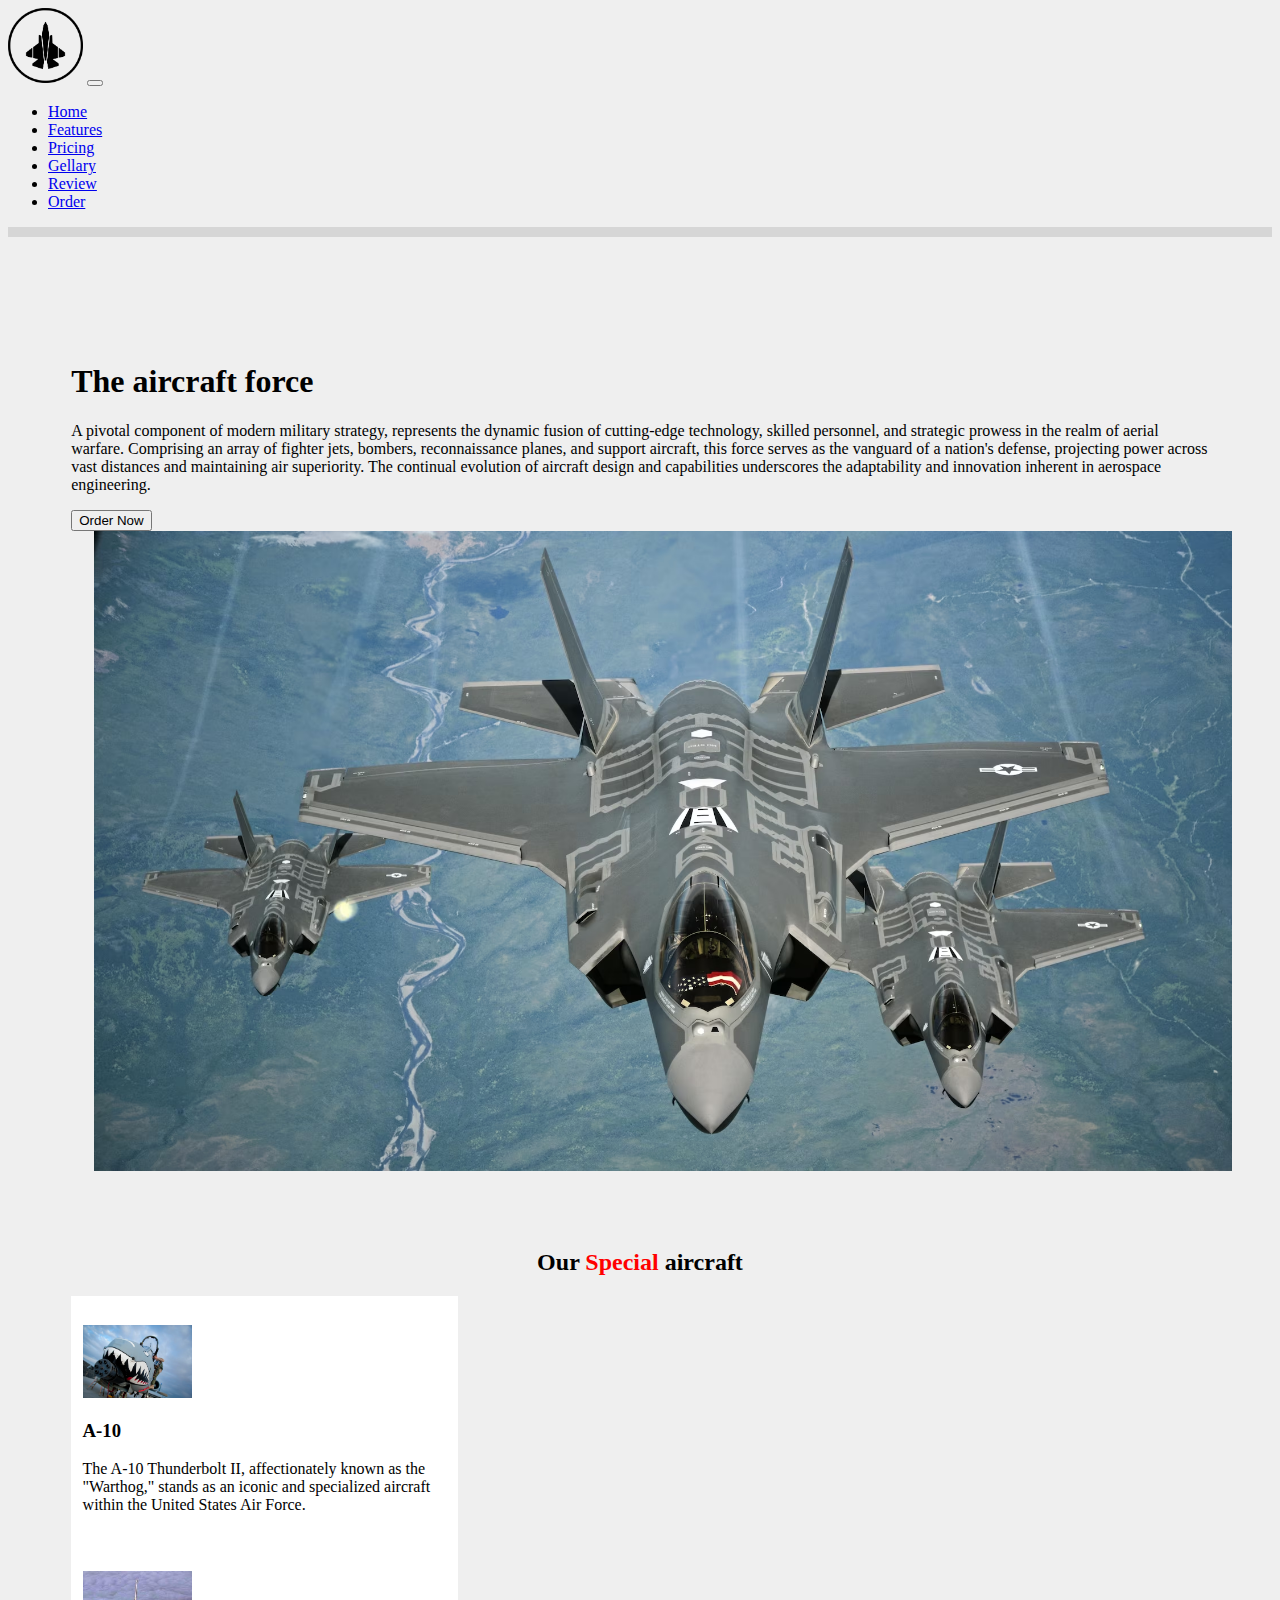
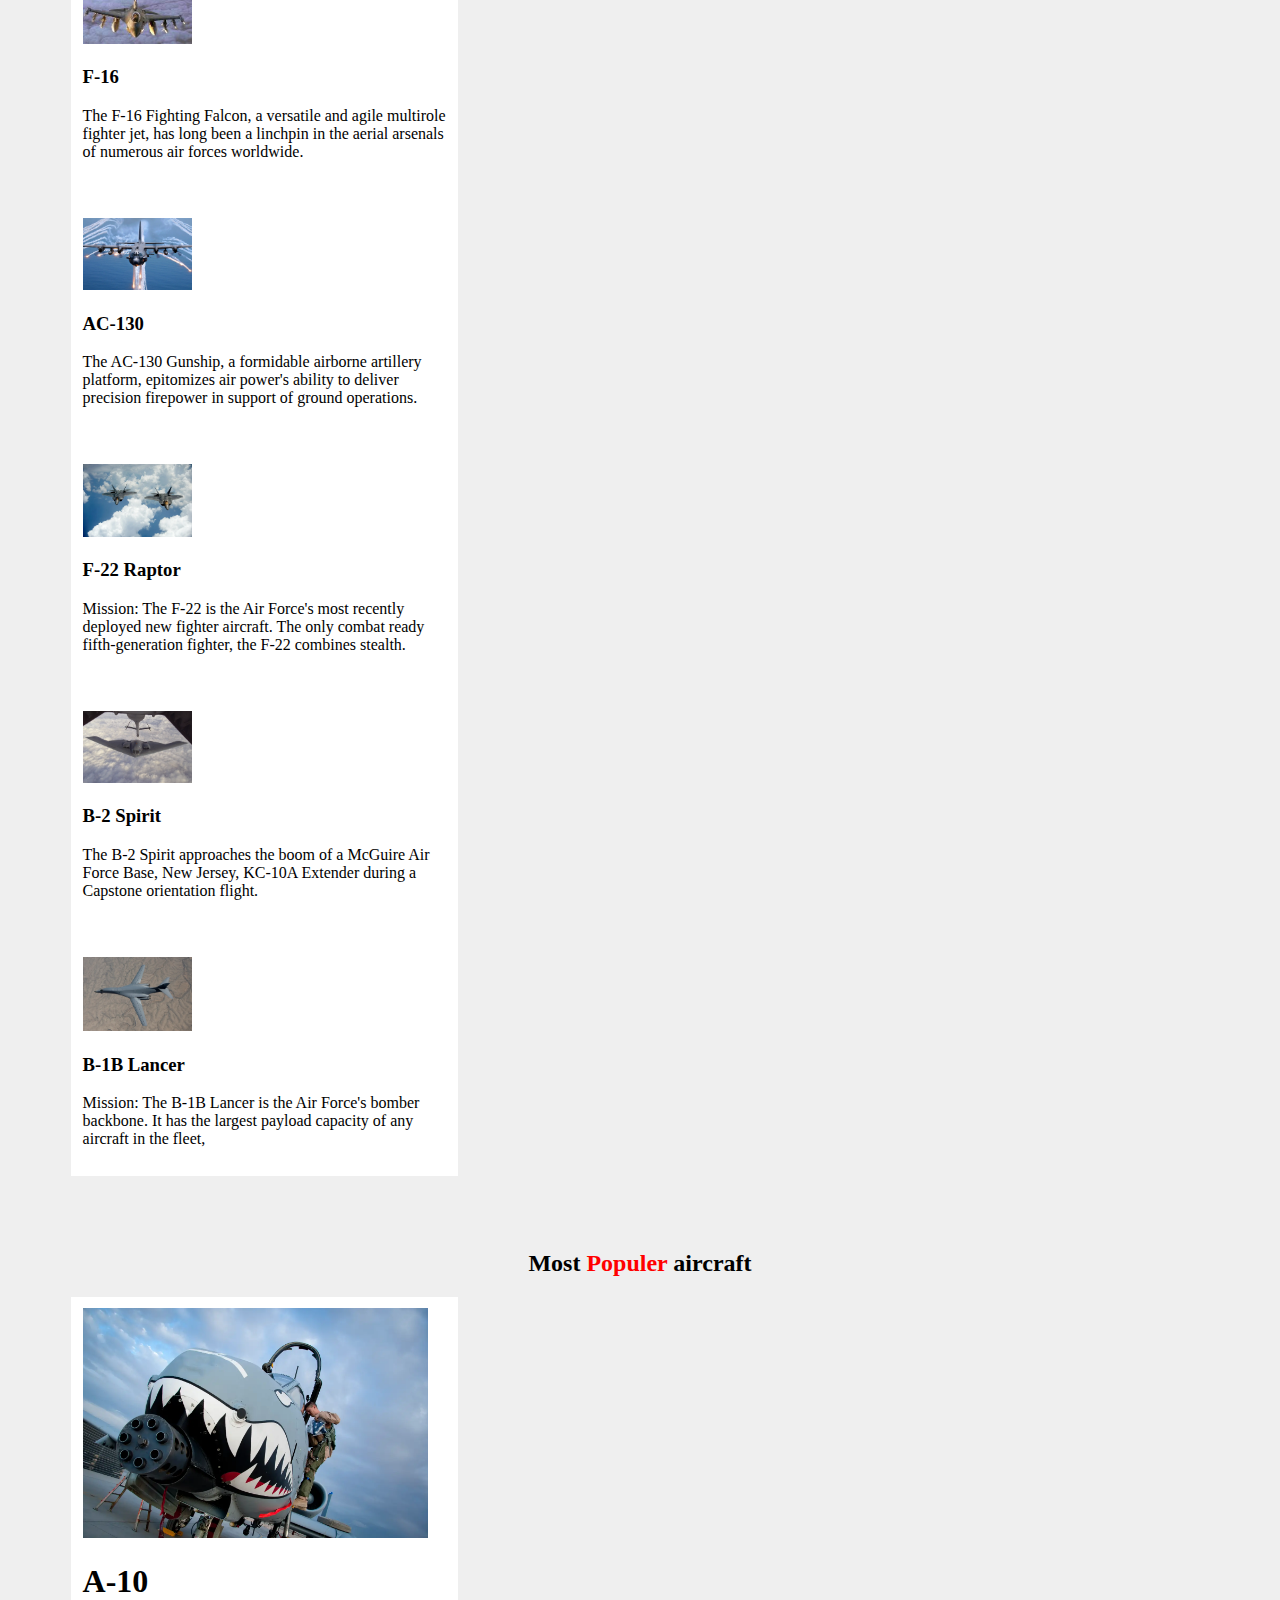
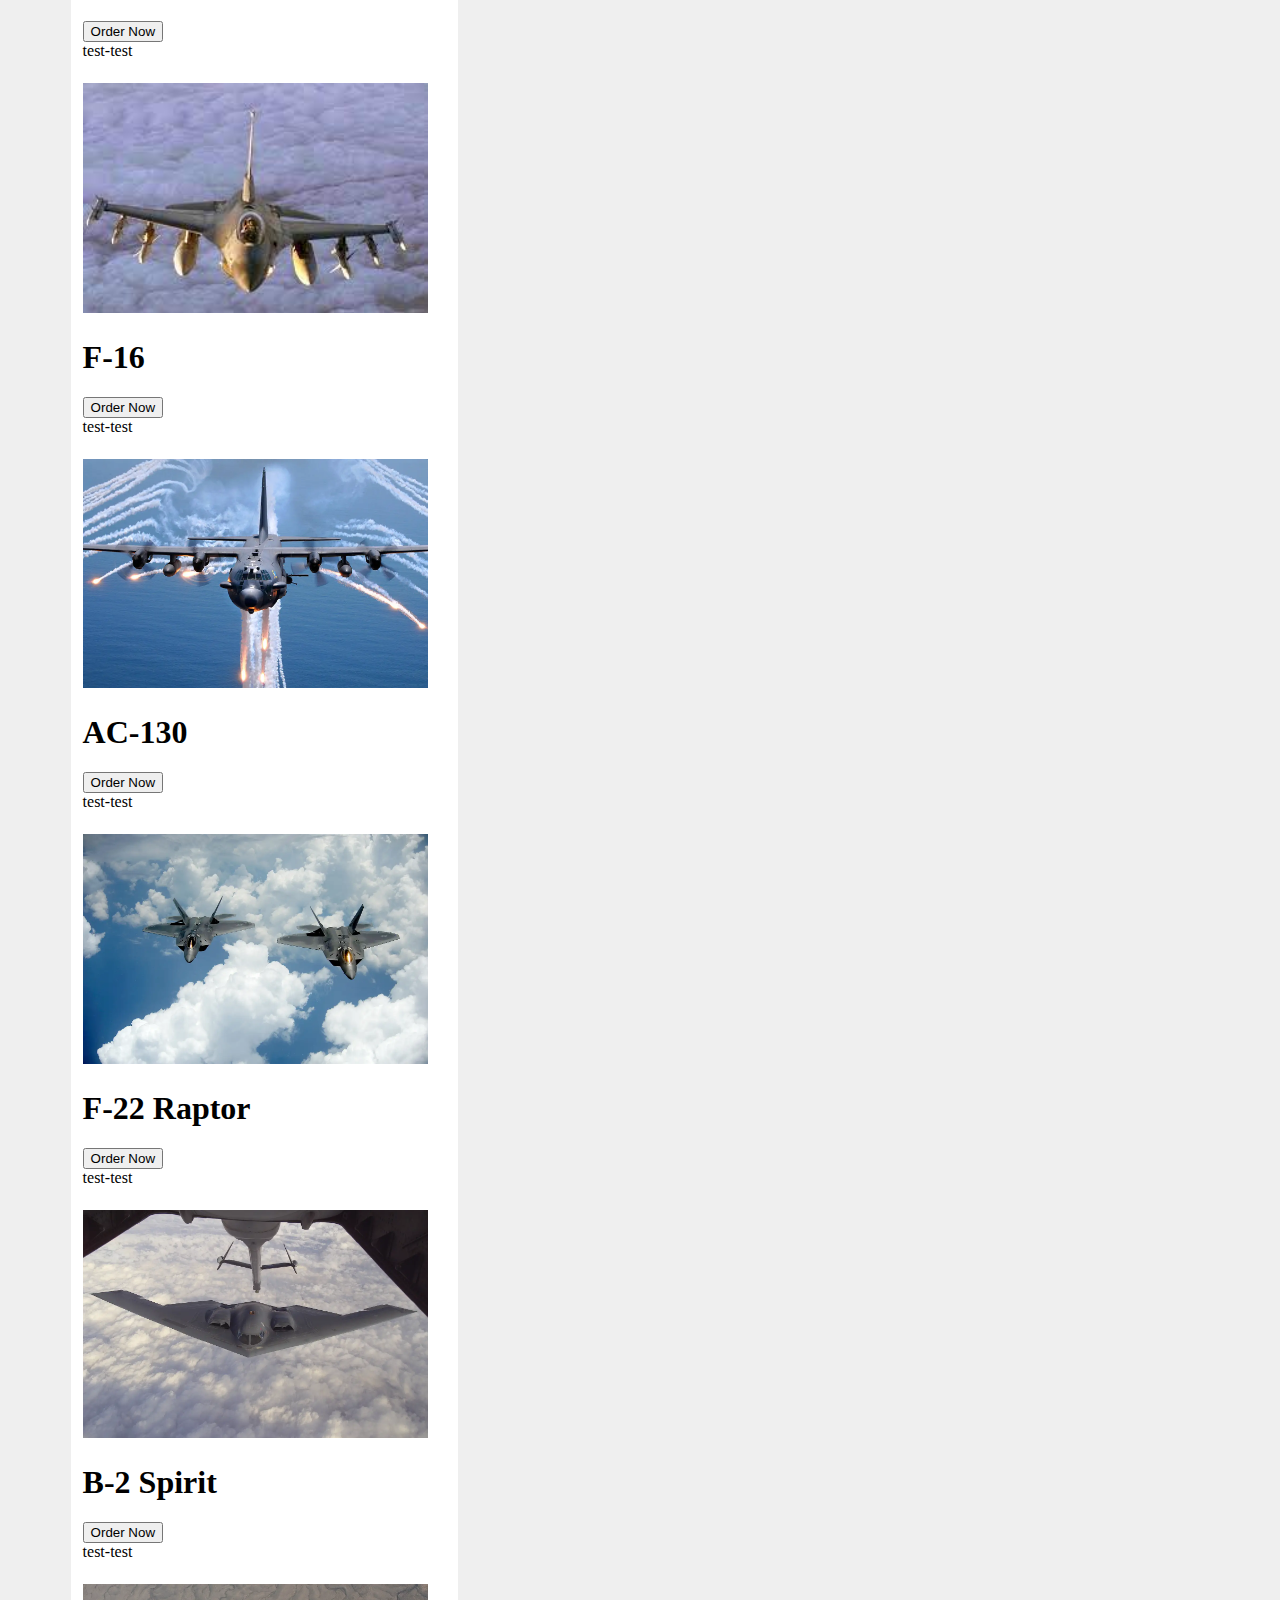
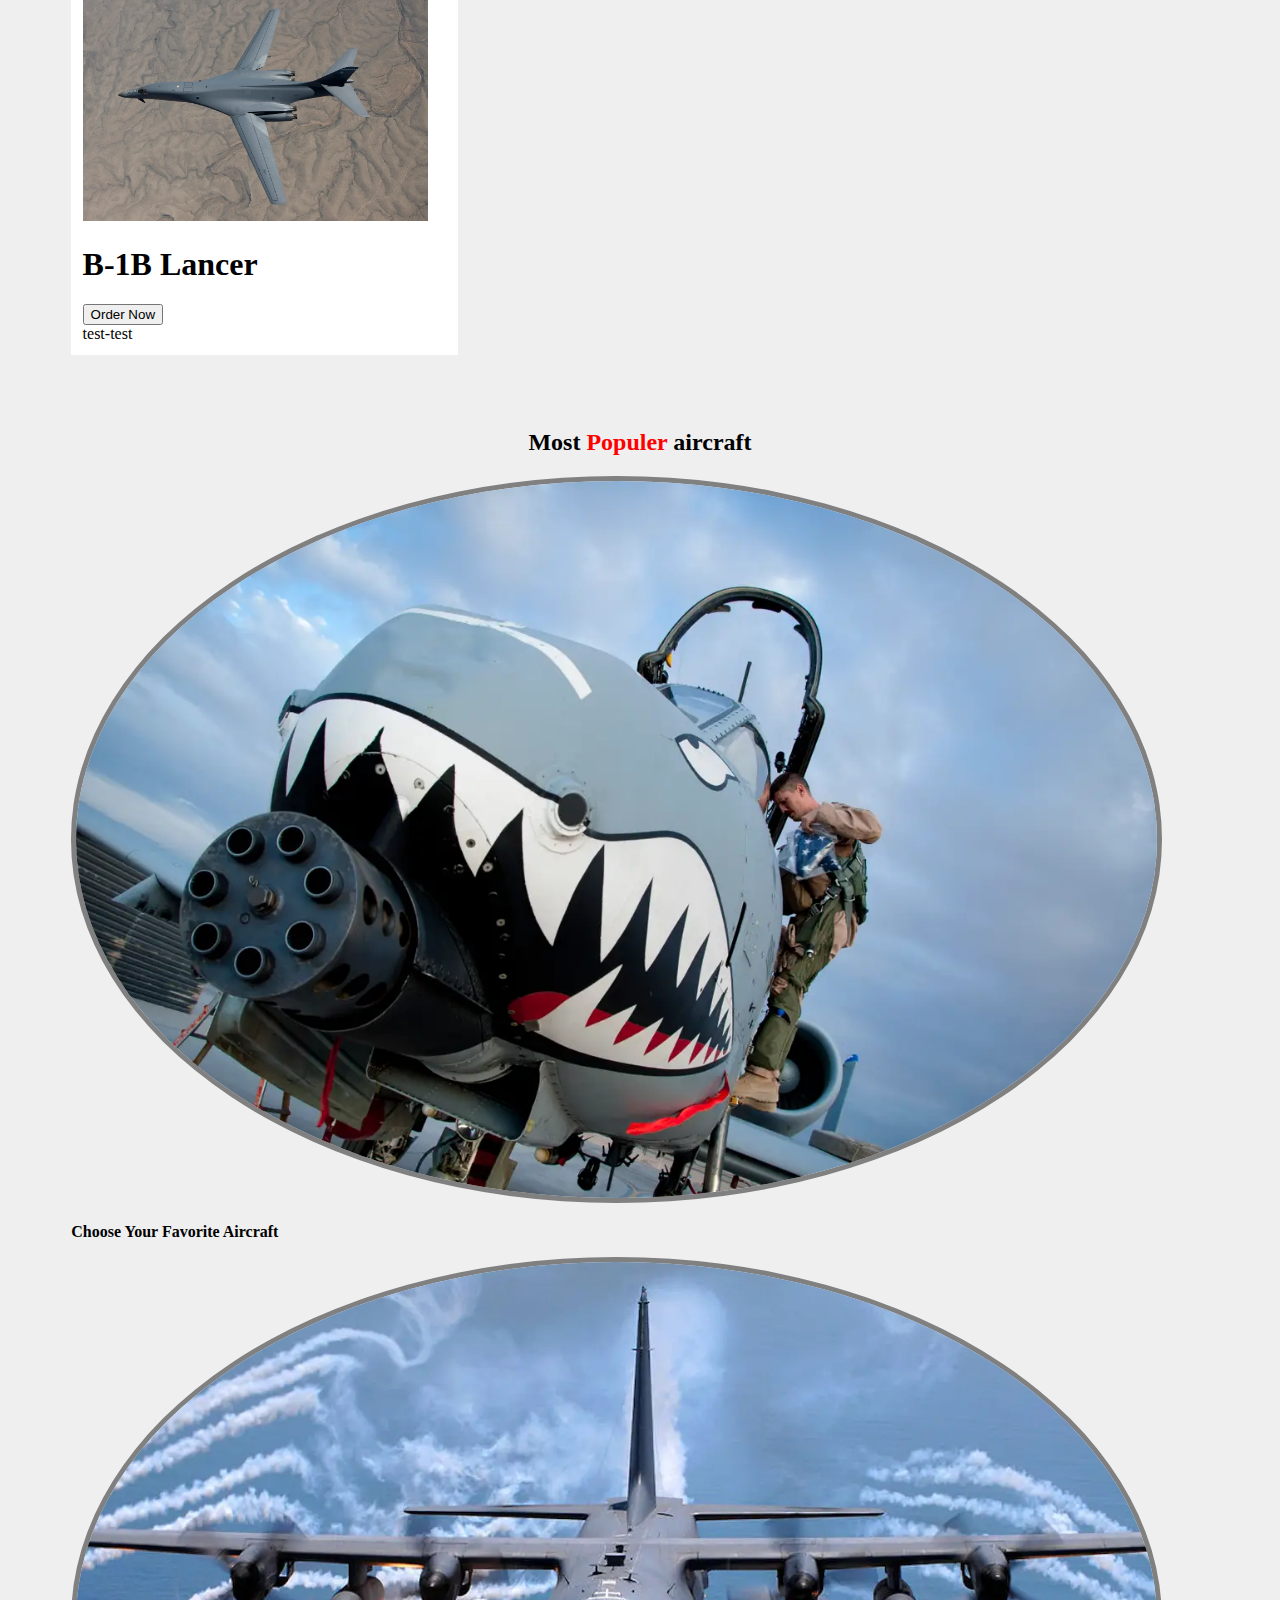
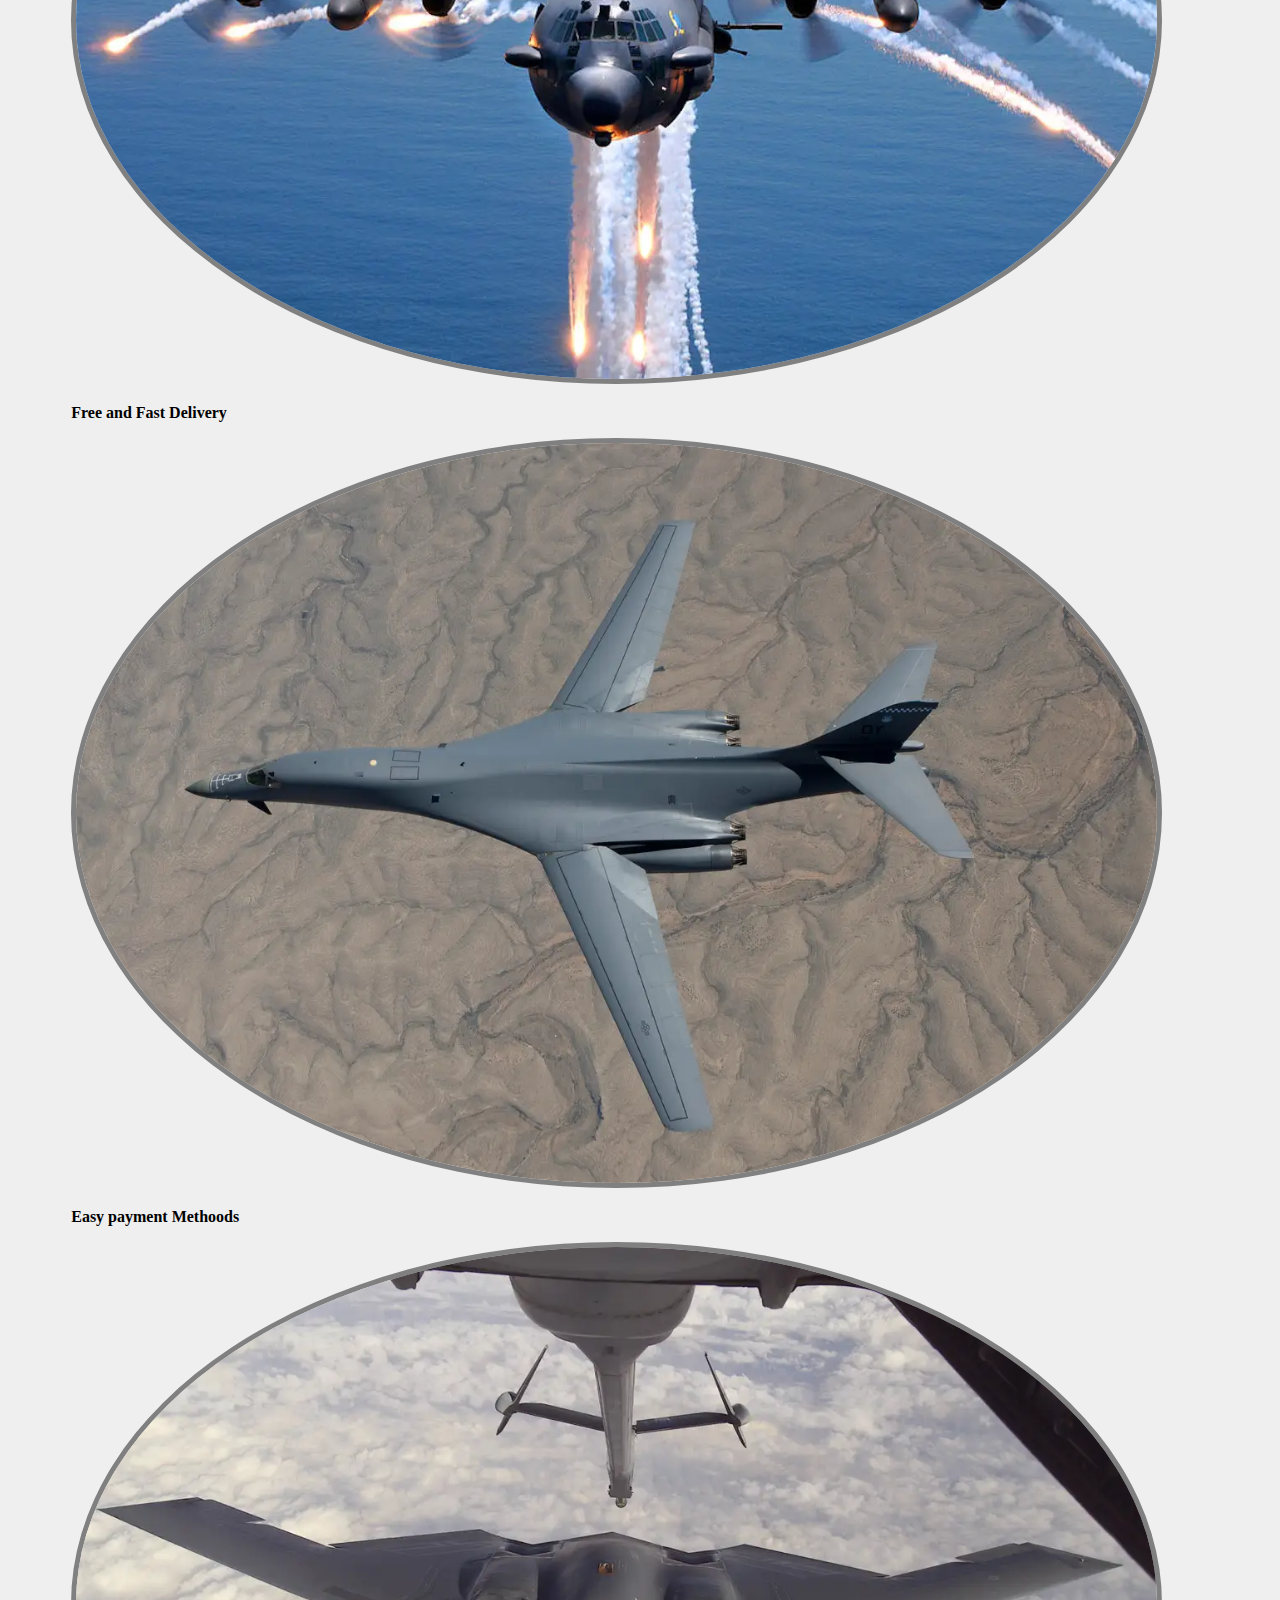
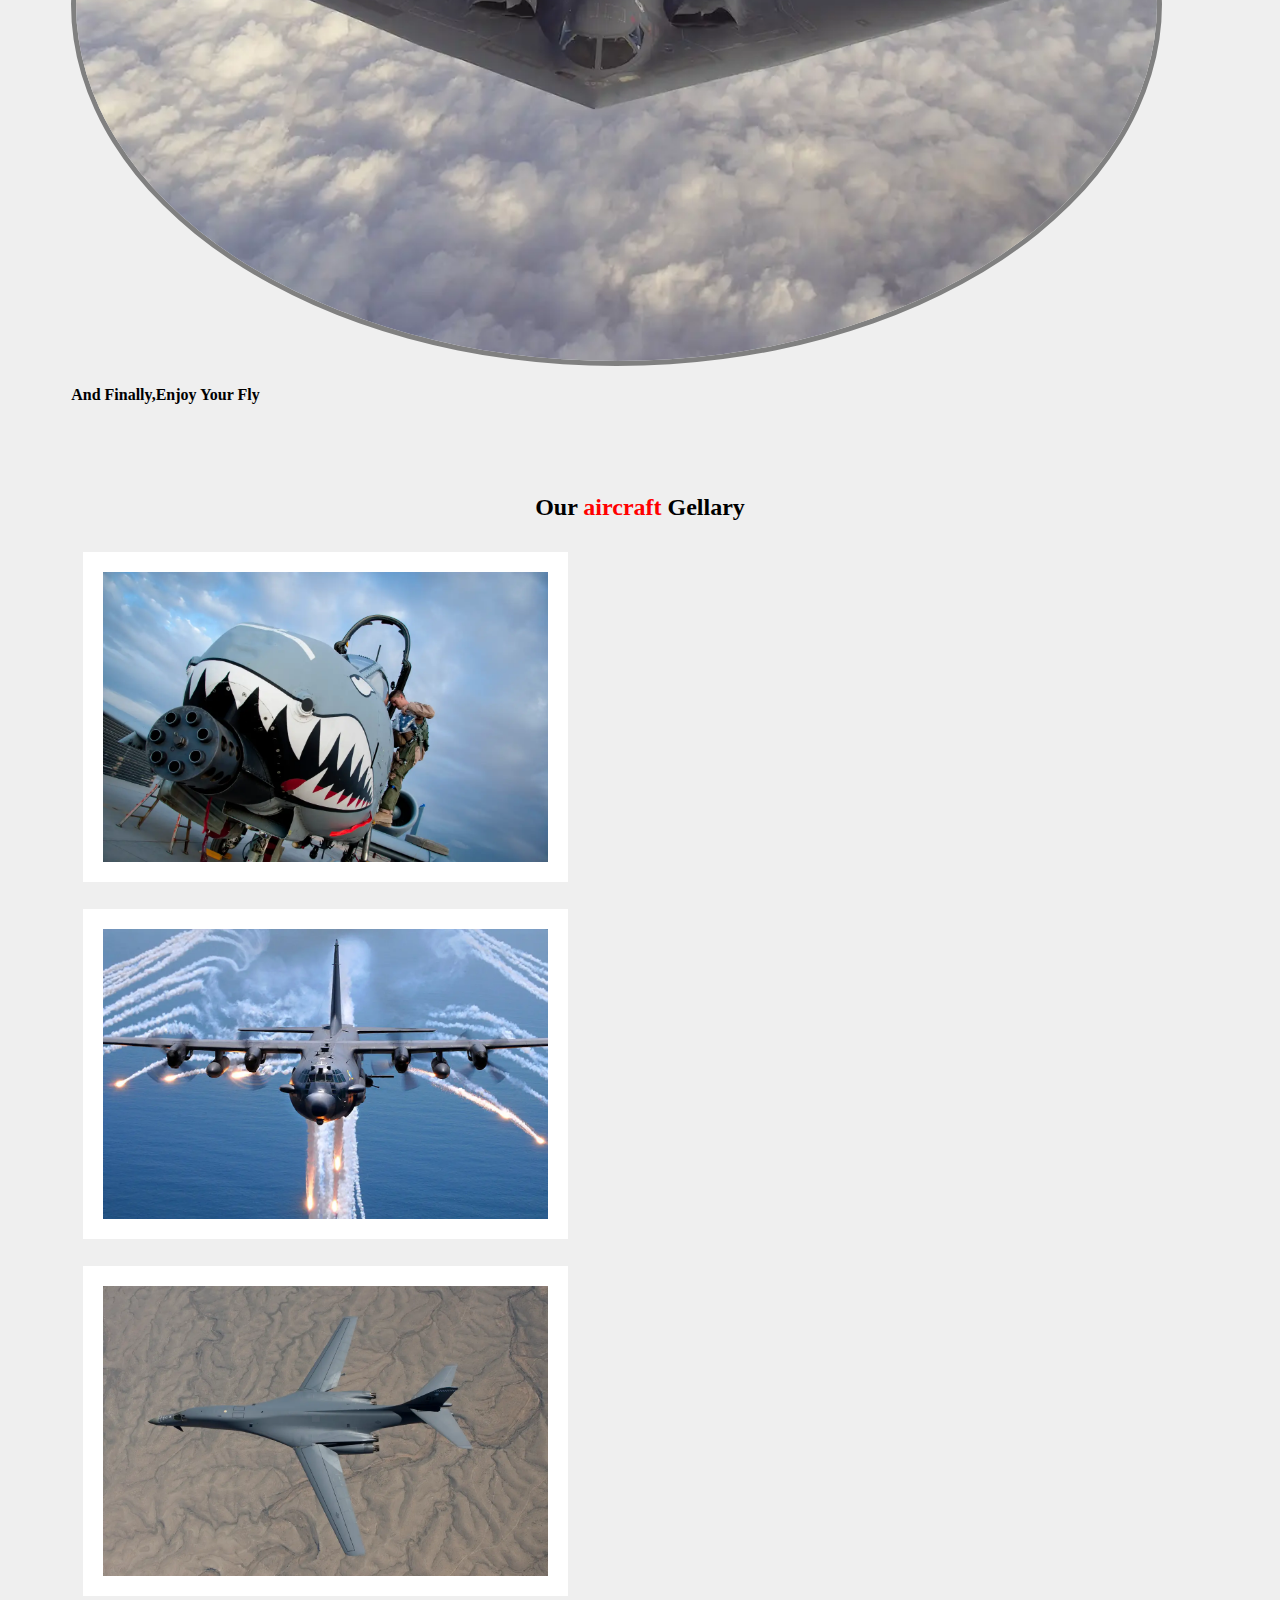
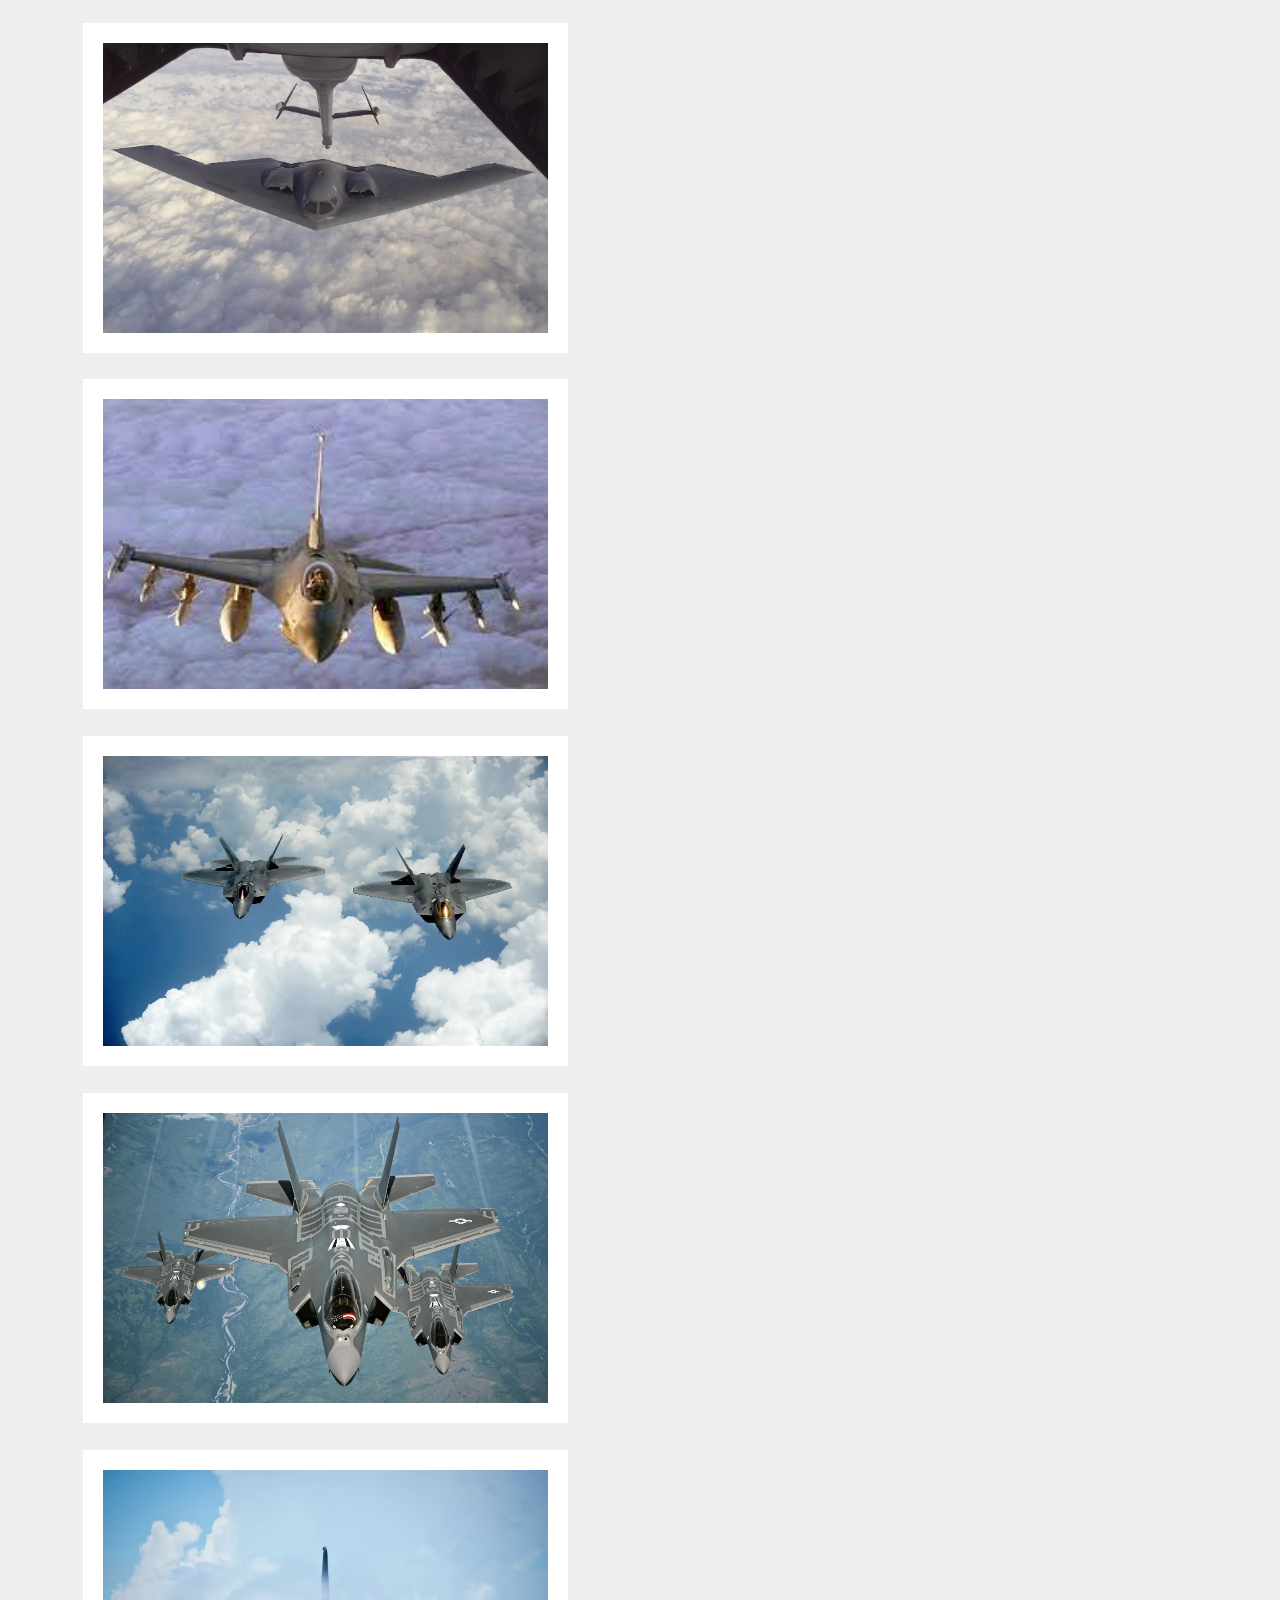
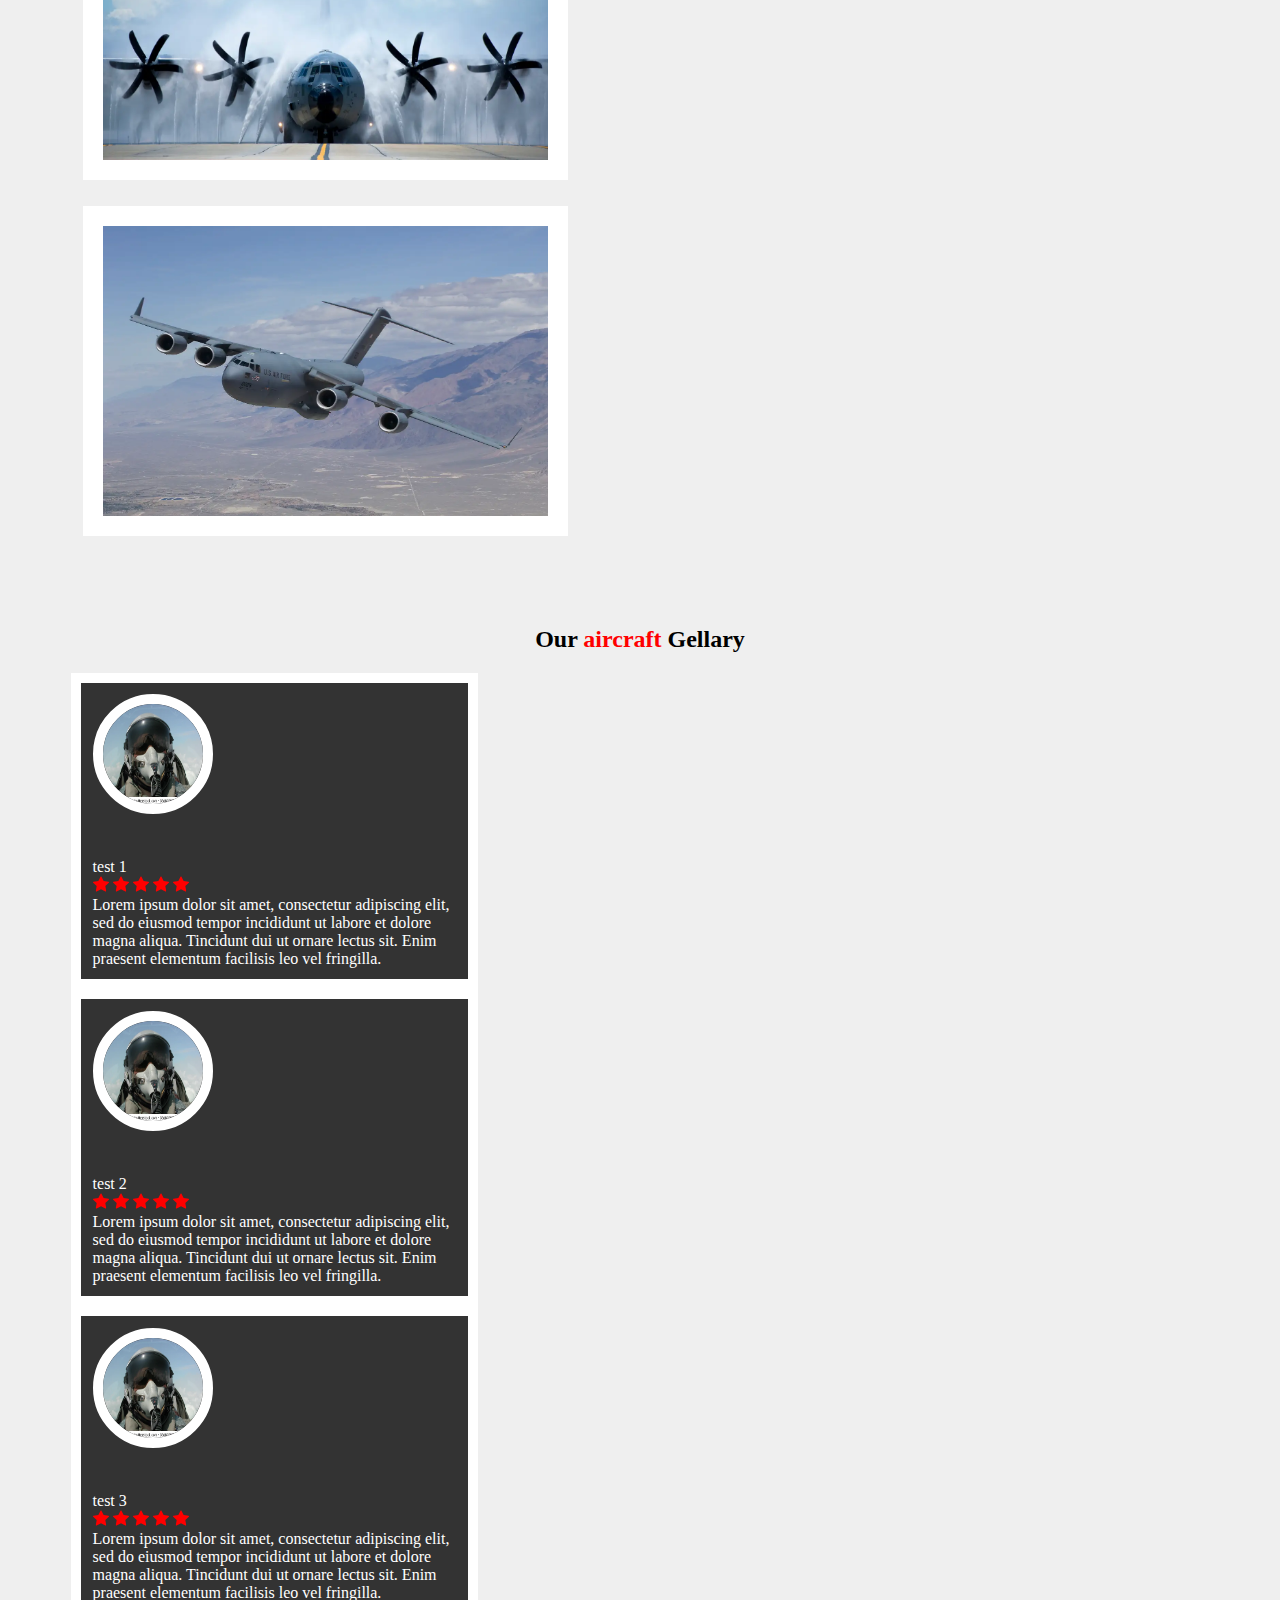
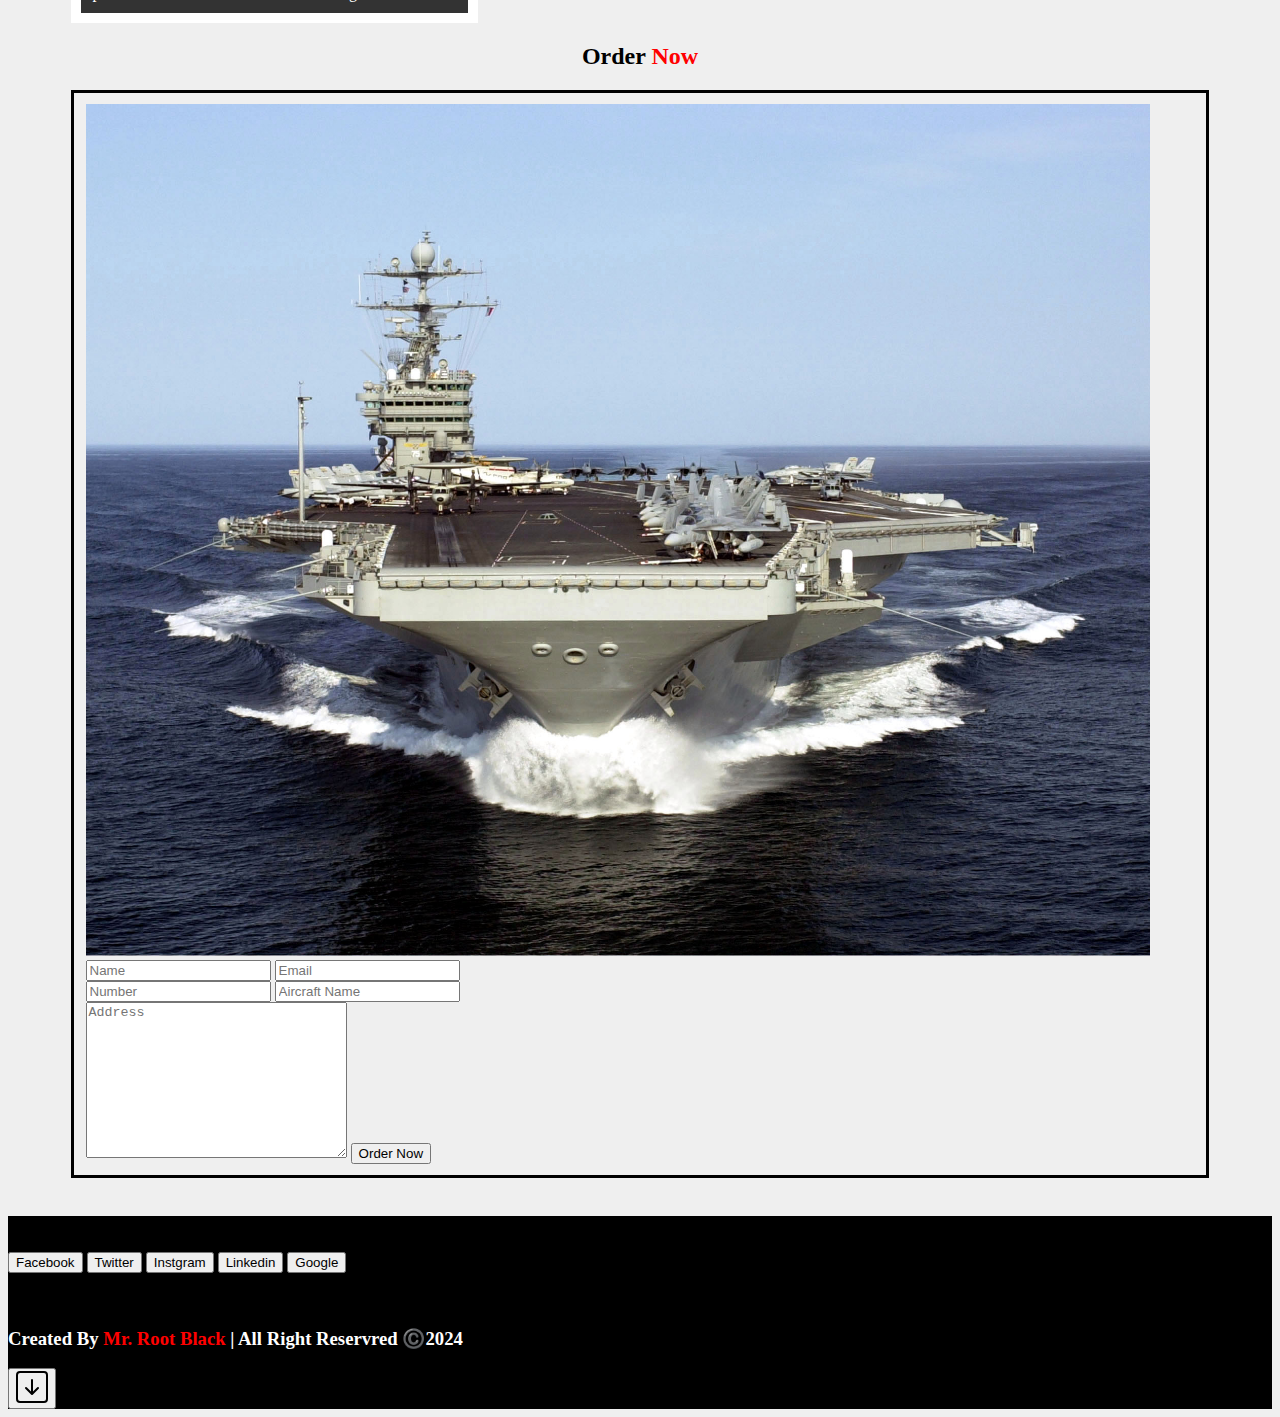
<file: index.html>
<!DOCTYPE html>
<html lang="en">

<head>
    <meta charset="UTF-8">
    <meta name="viewport" content="width=device-width, initial-scale=1.0">
    <link href="https://cdn.jsdelivr.net/npm/bootstrap@5.0.2/dist/css/bootstrap.min.css" rel="stylesheet"
        integrity="sha384-EVSTQN3/azprG1Anm3QDgpJLIm9Nao0Yz1ztcQTwFspd3yD65VohhpuuCOmLASjC" crossorigin="anonymous">
    <link rel="stylesheet" href="style.css">
    <title>Document</title>


</head>

<body>
    <header>
        <div>
            <nav class="navbar navbar-expand-lg navbar-light bg-light">
                <div class="container-fluid">
                    <a class="navbar-brand" href="#"> <img style="height: 75px;width: 75px;" src="/images/logo.png"
                            alt="logo"></a>
                    <button class="navbar-toggler" type="button" data-bs-toggle="collapse" data-bs-target="#navbarNav"
                        aria-controls="navbarNav" aria-expanded="false" aria-label="Toggle navigation">
                        <span class="navbar-toggler-icon"></span>
                    </button>
                    <div class="collapse navbar-collapse justify-content-end me-5" id="navbarNav">
                        <ul class="navbar-nav">
                            <li class="nav-item">
                                <a class="nav-link active" aria-current="page" href="#">Home</a>
                            </li>
                            <li class="nav-item">
                                <a class="nav-link" href="#">Features</a>
                            </li>
                            <li class="nav-item">
                                <a class="nav-link" href="#">Pricing</a>
                            </li>
                            <li class="nav-item">
                                <a class="nav-link" href="#">Gellary</a>
                            </li>
                            <li class="nav-item">
                                <a class="nav-link" href="#">Review</a>
                            </li>
                            <li class="nav-item">
                                <a class="nav-link" href="#">Order</a>
                            </li>
                            <!--  
                            <li class="nav-item">
                                <a class="nav-link disabled" href="#" tabindex="-1" aria-disabled="true">Disabled</a>
                            </li> 
                            -->
                        </ul>
                    </div>
                </div>
            </nav>
        </div>
    </header>
    <!-- Space -->
    <div>
        <div class="Space">
        </div>
    </div>
    <main>
        <div style="width: 90%; margin: 0 auto; ">
            <!-- section1 -->
            <div class="container-fluid mb-5 ">
                <div class="row">
                    <div class="col-12 col-md-6 ">
                        <div>
                            <h1>The aircraft force</h1>
                        </div>

                        <div>
                            <p class="1">
                                A pivotal component of modern military strategy, represents the dynamic fusion of
                                cutting-edge
                                technology, skilled personnel, and strategic prowess in the realm of aerial warfare.
                                Comprising
                                an array of fighter jets, bombers, reconnaissance planes, and support aircraft, this
                                force
                                serves as the vanguard of a nation's defense, projecting power across vast distances and
                                maintaining air superiority. The continual evolution of aircraft design and capabilities
                                underscores the adaptability and innovation inherent in aerospace engineering.
                            </p>
                        </div>
                        <div>
                            <button type="button" class="btn btn-outline-danger">Order Now</button>
                        </div>



                    </div>
                    <div class="col-12 col-md-6 text-center ">

                        <div>
                            <img class="f35" src="/images/F-35.avif">
                        </div>

                    </div>

                </div>

            </div>

            <br><br><br>
            <div class="">
                <div class="row gap-3 justify-content-center">
                    <div class="col-12 col-md-12 text-center">
                        <h2 class="title1">Our <span class="word">Special</span> aircraft</h2>
                    </div>
                    <div class="col-12 col-md-4 text-center s1">
                        <img class="imgaesF rounded-circle" src="/images/A-10.png">
                        <h3 class="img-one">A-10</h3>
                        <p class="text">
                            The A-10 Thunderbolt II, affectionately known as the "Warthog," stands as an iconic and
                            specialized
                            aircraft within the United States Air Force.
                        </p>

                    </div>
                    <div class="col-12 col-md-4 text-center s1">
                        <img class="imgaesF rounded-circle" src="/images/F-16.png" alt="">
                        <h3 class="img-one">F-16</h3>
                        <p class="text">
                            The F-16 Fighting Falcon, a versatile and agile multirole fighter jet, has long been a
                            linchpin
                            in
                            the aerial arsenals of numerous air forces worldwide.
                        </p>

                    </div>
                    <div class="col-12 col-md-4 text-center s1">
                        <img class="imgaesF rounded-circle" src="/images/AC-130.png" alt="">
                        <h3 class="img-one">AC-130</h3>
                        <p class="text">
                            The AC-130 Gunship, a formidable airborne artillery platform, epitomizes air power's ability
                            to
                            deliver precision firepower in support of ground operations.
                        </p>

                    </div>
                    <div class="col-12 col-md-3 text-center s1">
                        <img class="imgaesF rounded-circle" src="/images/F-22.png" alt="">
                        <h3 class="img-one">F-22 Raptor</h3>
                        <p class="text">
                            Mission: The F-22 is the Air Force's most recently deployed new fighter aircraft. The only
                            combat ready fifth-generation fighter, the F-22 combines stealth.
                        </p>

                    </div>
                    <div class="col-12 col-md-3 text-center s1">
                        <img class="imgaesF rounded-circle" src="/images/B2.png" alt="">
                        <h3 class="img-one">B-2 Spirit</h3>
                        <p class="text">
                            The B-2 Spirit approaches the boom of a McGuire Air Force Base, New Jersey, KC-10A Extender
                            during a Capstone orientation flight.
                        </p>

                    </div>
                    <div class="col-12 col-md-3 text-center s1">
                        <img class="imgaesF rounded-circle" src="/images/B1-1.png" alt="">
                        <h3 class="img-one">B-1B Lancer</h3>
                        <p class="text">
                            Mission: The B-1B Lancer is the Air Force's bomber backbone. It has the largest payload
                            capacity
                            of any aircraft in the fleet,
                        </p>

                    </div>
                </div>
            </div>

            <br><br><br>
            <!-- section 2 -->

            <div class="">
                <div class="row gap-3">
                    <div class="col-12 col-md-12 text-center mb-3">
                        <h2 class="title1">Most <span class="word">Populer</span> aircraft</h2>
                    </div>
                    <div class="col-12 col-md-3 text-center position-relative  s1">
                        <img class="imgaesF2" src="/images/A-10.png">
                        <h1>A-10</h1>
                        <button type="button" class="btn btn-outline-danger">Order Now</button>
                        <div class="rounded-pill bg-danger d-inline position-absolute " style="top: 12px;left: 32px;">
                            test-test
                        </div>
                    </div>
                    <div class="col-12 col-md-3 text-center position-relative  s1">
                        <img class="imgaesF2" src="/images/F-16.png">
                        <h1>F-16</h1>
                        <button type="button" class="btn btn-outline-danger">Order Now</button>
                        <div class="rounded-pill bg-danger d-inline position-absolute " style="top: 12px;left: 32px;">
                            test-test
                        </div>
                    </div>
                    <div class="col-12 col-md-3 text-center position-relative  s1">
                        <img class="imgaesF2" src="/images/AC-130.png">
                        <h1>AC-130</h1>
                        <button type="button" class="btn btn-outline-danger">Order Now</button>
                        <div class="rounded-pill bg-danger d-inline position-absolute " style="top: 12px;left: 32px;">
                            test-test
                        </div>
                    </div>
                    <div class="col-12 col-md-3 text-center position-relative  s1">
                        <img class="imgaesF2" src="/images/F-22.png">
                        <h1>F-22 Raptor</h1>
                        <button type="button" class="btn btn-outline-danger">Order Now</button>
                        <div class="rounded-pill bg-danger d-inline position-absolute " style="top: 12px;left: 32px;">
                            test-test
                        </div>
                    </div>
                    <div class="col-12 col-md-3 text-center position-relative  s1">
                        <img class="imgaesF2" src="/images/B2.png">
                        <h1>B-2 Spirit</h1>
                        <button type="button" class="btn btn-outline-danger">Order Now</button>
                        <div class="rounded-pill bg-danger d-inline position-absolute " style="top: 12px;left: 32px;">
                            test-test
                        </div>
                    </div>
                    <div class="col-12 col-md-3 text-center position-relative  s1">
                        <img class="imgaesF2" src="/images/B1-1.png">
                        <h1>B-1B Lancer</h1>
                        <button type="button" class="btn btn-outline-danger">Order Now</button>
                        <div class="rounded-pill bg-danger d-inline position-absolute " style="top: 12px;left: 32px;">
                            test-test
                        </div>
                    </div>


                </div>
            </div>
            <br><br><br>
            <!-- section 3 -->

            <div class=" mb-5">
                <div class="row">


                    <div class="col-12 col-md-12 text-center mb-3">
                        <h2 class="title1">Most <span class="word">Populer</span> aircraft</h2>
                    </div>
                    <div class="col-12 col-md-3 ">
                        <img class="imgaesF3 mb-3" src="/images/A-10.png" alt="test">
                        <p class="textS3">Choose Your Favorite Aircraft</p>
                    </div>
                    <div class="col-12 col-md-3 ">
                        <img class="imgaesF3 mb-3" src="/images/AC-130.png" alt="test">
                        <p class="textS3">Free and Fast Delivery</p>
                    </div>
                    <div class="col-12 col-md-3 ">
                        <img class="imgaesF3 mb-3" src="/images/B1-1.png" alt="test">
                        <p class="textS3">Easy payment Methoods</p>
                    </div>
                    <div class="col-12 col-md-3 ">
                        <img class="imgaesF3 mb-3" src="/images/B2.png" alt="test">
                        <p class="textS3">And Finally,Enjoy Your Fly</p>
                    </div>

                </div>
            </div>



            <br><br><br>

            <!-- section 4 -->

            <div class="">
                <div class="row mb-5">


                    <div class="col-12 col-md-12 text-center mb-3">
                        <h2 class="title1">Our <span class="word">aircraft</span> Gellary</h2>
                    </div>
                    <div class="col-12 col-md-4 s2">
                        <img class="imgaesF4" src="/images/A-10.png" alt="test">
                    </div>
                    <div class="col-12 col-md-4 s2">
                        <img class="imgaesF4" src="/images/AC-130.png" alt="test">
                    </div>
                    <div class="col-12 col-md-4 s2">
                        <img class="imgaesF4" src="/images/B1-1.png" alt="test">
                    </div>
                    <div class="col-12 col-md-4 s2">
                        <img class="imgaesF4" src="/images/B2.png" alt="test">
                    </div>
                    <div class="col-12 col-md-4 s2">
                        <img class="imgaesF4" src="/images/F-16.png" alt="test">
                    </div>
                    <div class="col-12 col-md-4 s2">
                        <img class="imgaesF4" src="/images/F-22.png" alt="test">
                    </div>
                    <div class="col-12 col-md-4 s2">
                        <img class="imgaesF4" src="/images/F-35.avif" alt="test">
                    </div>
                    <div class="col-12 col-md-4 s2">
                        <img class="imgaesF4" src="/images/WC-130.png" alt="test">
                    </div>
                    <div class="col-12 col-md-4 s2">
                        <img class="imgaesF4" src="/images/C-17 Globemaster III.png" alt="test">
                    </div>


                </div>
            </div>

            <br><br><br>
            <!-- section 5 -->

            <div class="">
                <div class="row mb-5">
                    <div class="col-12 col-md-12 text-center mb-5">
                        <h2 class="title1">Our <span class="word">aircraft</span> Gellary</h2>
                    </div>
                    <div class="col-12 col-md-4 text-center position-relative s3">
                        <div class="rounded-pill bg-danger d-inline position-absolute " style="top: -55px;left: 205px;">
                            <img class="imgaesF5" src="/images/pilot.png" alt="">
                        </div>
                        <div class="text1 p1">test 1</div>
                        <div class="star">
                            <svg xmlns="http://www.w3.org/2000/svg" width="16" height="16" fill="currentColor"
                                class="bi bi-star-fill" viewBox="0 0 16 16">
                                <path
                                    d="M3.612 15.443c-.386.198-.824-.149-.746-.592l.83-4.73L.173 6.765c-.329-.314-.158-.888.283-.95l4.898-.696L7.538.792c.197-.39.73-.39.927 0l2.184 4.327 4.898.696c.441.062.612.636.282.95l-3.522 3.356.83 4.73c.078.443-.36.79-.746.592L8 13.187l-4.389 2.256z" />
                            </svg>
                            <svg xmlns="http://www.w3.org/2000/svg" width="16" height="16" fill="currentColor"
                                class="bi bi-star-fill" viewBox="0 0 16 16">
                                <path
                                    d="M3.612 15.443c-.386.198-.824-.149-.746-.592l.83-4.73L.173 6.765c-.329-.314-.158-.888.283-.95l4.898-.696L7.538.792c.197-.39.73-.39.927 0l2.184 4.327 4.898.696c.441.062.612.636.282.95l-3.522 3.356.83 4.73c.078.443-.36.79-.746.592L8 13.187l-4.389 2.256z" />
                            </svg>
                            <svg xmlns="http://www.w3.org/2000/svg" width="16" height="16" fill="currentColor"
                                class="bi bi-star-fill" viewBox="0 0 16 16">
                                <path
                                    d="M3.612 15.443c-.386.198-.824-.149-.746-.592l.83-4.73L.173 6.765c-.329-.314-.158-.888.283-.95l4.898-.696L7.538.792c.197-.39.73-.39.927 0l2.184 4.327 4.898.696c.441.062.612.636.282.95l-3.522 3.356.83 4.73c.078.443-.36.79-.746.592L8 13.187l-4.389 2.256z" />
                            </svg>
                            <svg xmlns="http://www.w3.org/2000/svg" width="16" height="16" fill="currentColor"
                                class="bi bi-star-fill" viewBox="0 0 16 16">
                                <path
                                    d="M3.612 15.443c-.386.198-.824-.149-.746-.592l.83-4.73L.173 6.765c-.329-.314-.158-.888.283-.95l4.898-.696L7.538.792c.197-.39.73-.39.927 0l2.184 4.327 4.898.696c.441.062.612.636.282.95l-3.522 3.356.83 4.73c.078.443-.36.79-.746.592L8 13.187l-4.389 2.256z" />
                            </svg>
                            <svg xmlns="http://www.w3.org/2000/svg" width="16" height="16" fill="currentColor"
                                class="bi bi-star-fill" viewBox="0 0 16 16">
                                <path
                                    d="M3.612 15.443c-.386.198-.824-.149-.746-.592l.83-4.73L.173 6.765c-.329-.314-.158-.888.283-.95l4.898-.696L7.538.792c.197-.39.73-.39.927 0l2.184 4.327 4.898.696c.441.062.612.636.282.95l-3.522 3.356.83 4.73c.078.443-.36.79-.746.592L8 13.187l-4.389 2.256z" />
                            </svg>
                        </div>
                        <div class="text1">
                            Lorem ipsum dolor sit amet, consectetur adipiscing elit, sed do eiusmod tempor incididunt ut
                            labore et dolore magna aliqua. Tincidunt dui ut ornare lectus sit. Enim praesent elementum
                            facilisis leo vel fringilla.

                        </div>


                    </div>
                    <div class="col-12 col-md-4 text-center position-relative s3">
                        <div class="rounded-pill bg-danger d-inline position-absolute " style="top: -55px;left: 205px;">
                            <img class="imgaesF5" src="/images/pilot.png" alt="">
                        </div>
                        <div class="text1 p1">test 2</div>
                        <div class="star">
                            <svg xmlns="http://www.w3.org/2000/svg" width="16" height="16" fill="currentColor"
                                class="bi bi-star-fill" viewBox="0 0 16 16">
                                <path
                                    d="M3.612 15.443c-.386.198-.824-.149-.746-.592l.83-4.73L.173 6.765c-.329-.314-.158-.888.283-.95l4.898-.696L7.538.792c.197-.39.73-.39.927 0l2.184 4.327 4.898.696c.441.062.612.636.282.95l-3.522 3.356.83 4.73c.078.443-.36.79-.746.592L8 13.187l-4.389 2.256z" />
                            </svg>
                            <svg xmlns="http://www.w3.org/2000/svg" width="16" height="16" fill="currentColor"
                                class="bi bi-star-fill" viewBox="0 0 16 16">
                                <path
                                    d="M3.612 15.443c-.386.198-.824-.149-.746-.592l.83-4.73L.173 6.765c-.329-.314-.158-.888.283-.95l4.898-.696L7.538.792c.197-.39.73-.39.927 0l2.184 4.327 4.898.696c.441.062.612.636.282.95l-3.522 3.356.83 4.73c.078.443-.36.79-.746.592L8 13.187l-4.389 2.256z" />
                            </svg>
                            <svg xmlns="http://www.w3.org/2000/svg" width="16" height="16" fill="currentColor"
                                class="bi bi-star-fill" viewBox="0 0 16 16">
                                <path
                                    d="M3.612 15.443c-.386.198-.824-.149-.746-.592l.83-4.73L.173 6.765c-.329-.314-.158-.888.283-.95l4.898-.696L7.538.792c.197-.39.73-.39.927 0l2.184 4.327 4.898.696c.441.062.612.636.282.95l-3.522 3.356.83 4.73c.078.443-.36.79-.746.592L8 13.187l-4.389 2.256z" />
                            </svg>
                            <svg xmlns="http://www.w3.org/2000/svg" width="16" height="16" fill="currentColor"
                                class="bi bi-star-fill" viewBox="0 0 16 16">
                                <path
                                    d="M3.612 15.443c-.386.198-.824-.149-.746-.592l.83-4.73L.173 6.765c-.329-.314-.158-.888.283-.95l4.898-.696L7.538.792c.197-.39.73-.39.927 0l2.184 4.327 4.898.696c.441.062.612.636.282.95l-3.522 3.356.83 4.73c.078.443-.36.79-.746.592L8 13.187l-4.389 2.256z" />
                            </svg>
                            <svg xmlns="http://www.w3.org/2000/svg" width="16" height="16" fill="currentColor"
                                class="bi bi-star-fill" viewBox="0 0 16 16">
                                <path
                                    d="M3.612 15.443c-.386.198-.824-.149-.746-.592l.83-4.73L.173 6.765c-.329-.314-.158-.888.283-.95l4.898-.696L7.538.792c.197-.39.73-.39.927 0l2.184 4.327 4.898.696c.441.062.612.636.282.95l-3.522 3.356.83 4.73c.078.443-.36.79-.746.592L8 13.187l-4.389 2.256z" />
                            </svg>
                        </div>
                        <div class="text1">
                            Lorem ipsum dolor sit amet, consectetur adipiscing elit, sed do eiusmod tempor incididunt ut
                            labore et dolore magna aliqua. Tincidunt dui ut ornare lectus sit. Enim praesent elementum
                            facilisis leo vel fringilla.

                        </div>
                    </div>
                    <div class="col-12 col-md-4 text-center position-relative s3">
                        <div class="rounded-pill bg-danger d-inline position-absolute " style="top: -55px;left: 205px;">
                            <img class="imgaesF5" src="/images/pilot.png" alt="">
                        </div>
                        <div class="text1 p1">test 3</div>
                        <div class="star">
                            <svg xmlns="http://www.w3.org/2000/svg" width="16" height="16" fill="currentColor"
                                class="bi bi-star-fill" viewBox="0 0 16 16">
                                <path
                                    d="M3.612 15.443c-.386.198-.824-.149-.746-.592l.83-4.73L.173 6.765c-.329-.314-.158-.888.283-.95l4.898-.696L7.538.792c.197-.39.73-.39.927 0l2.184 4.327 4.898.696c.441.062.612.636.282.95l-3.522 3.356.83 4.73c.078.443-.36.79-.746.592L8 13.187l-4.389 2.256z" />
                            </svg>
                            <svg xmlns="http://www.w3.org/2000/svg" width="16" height="16" fill="currentColor"
                                class="bi bi-star-fill" viewBox="0 0 16 16">
                                <path
                                    d="M3.612 15.443c-.386.198-.824-.149-.746-.592l.83-4.73L.173 6.765c-.329-.314-.158-.888.283-.95l4.898-.696L7.538.792c.197-.39.73-.39.927 0l2.184 4.327 4.898.696c.441.062.612.636.282.95l-3.522 3.356.83 4.73c.078.443-.36.79-.746.592L8 13.187l-4.389 2.256z" />
                            </svg>
                            <svg xmlns="http://www.w3.org/2000/svg" width="16" height="16" fill="currentColor"
                                class="bi bi-star-fill" viewBox="0 0 16 16">
                                <path
                                    d="M3.612 15.443c-.386.198-.824-.149-.746-.592l.83-4.73L.173 6.765c-.329-.314-.158-.888.283-.95l4.898-.696L7.538.792c.197-.39.73-.39.927 0l2.184 4.327 4.898.696c.441.062.612.636.282.95l-3.522 3.356.83 4.73c.078.443-.36.79-.746.592L8 13.187l-4.389 2.256z" />
                            </svg>
                            <svg xmlns="http://www.w3.org/2000/svg" width="16" height="16" fill="currentColor"
                                class="bi bi-star-fill" viewBox="0 0 16 16">
                                <path
                                    d="M3.612 15.443c-.386.198-.824-.149-.746-.592l.83-4.73L.173 6.765c-.329-.314-.158-.888.283-.95l4.898-.696L7.538.792c.197-.39.73-.39.927 0l2.184 4.327 4.898.696c.441.062.612.636.282.95l-3.522 3.356.83 4.73c.078.443-.36.79-.746.592L8 13.187l-4.389 2.256z" />
                            </svg>
                            <svg xmlns="http://www.w3.org/2000/svg" width="16" height="16" fill="currentColor"
                                class="bi bi-star-fill" viewBox="0 0 16 16">
                                <path
                                    d="M3.612 15.443c-.386.198-.824-.149-.746-.592l.83-4.73L.173 6.765c-.329-.314-.158-.888.283-.95l4.898-.696L7.538.792c.197-.39.73-.39.927 0l2.184 4.327 4.898.696c.441.062.612.636.282.95l-3.522 3.356.83 4.73c.078.443-.36.79-.746.592L8 13.187l-4.389 2.256z" />
                            </svg>
                        </div>
                        <div class="text1">
                            Lorem ipsum dolor sit amet, consectetur adipiscing elit, sed do eiusmod tempor incididunt ut
                            labore et dolore magna aliqua. Tincidunt dui ut ornare lectus sit. Enim praesent elementum
                            facilisis leo vel fringilla.

                        </div>
                    </div>
                </div>
            </div>






            <!-- section 5 -->


            <div class="">
                <div class="row">
                    <div class="col-12 col-md-12 text-center mb-3">
                        <h2 class="title1">Order <span class="word">Now</span> </h2>
                    </div>
                    <div class="row" style="border: 3px solid black;padding: 1%;"> <!-- broder for image + form -->
                        <div class="col-12 col-md-4">
                            <img src="/images/aircraft carrier.png" alt="" style="width: 96%;height: 90%;">
                        </div>
                        <div class="col-12 col-md-8">
                            <div class="container-fluid">
                                <div >
                                    <form class="row gap-3">

                                    <input class="input1 col-12 col-md-5" type="text" placeholder="Name">
                                    <input class="input1 col-12 col-md-5" type="email" placeholder="Email">
                                    <br>
                                    <input class="input1 col-12 col-md-5" type="number" placeholder="Number">
                                    <input class="input1 col-12 col-md-5" type="text" placeholder="Aircraft Name">
                                    <br>
                                    <textarea class="areatext col-12 col-md-11" placeholder="Address" cols="30"
                                        rows="10"></textarea>
                                    <button type="button" class="btn btn-outline-danger col-12 col-md-2">Order
                                        Now</button>


                                    </form>

                                </div>
                            </div>

                        </div>
                    </div>
                </div>
            </div>


        </div>
        <footer>
            <br><br>
            <div class="d-flex justify-content-center">
                <a href=""><button type="button" class="btn btn-outline-danger me-3">Facebook</button></a>
                <a href=""><button type="button" class="btn btn-outline-danger me-3">Twitter</button></a>
                <a href=""><button type="button" class="btn btn-outline-danger me-3">Instgram</button></a>
                <a href=""><button type="button" class="btn btn-outline-danger me-3">Linkedin</button></a>
                <a href=""><button type="button" class="btn btn-outline-danger me-3">Google</button></a>

            </div>


            <br><br>
            <div class="text-center">
                <h3 class="font">Created By <span class="word"> Mr. Root Black</span> | All Right Reservred ©️2024 </h3>
            </div>
            
            <a class="d-flex justify-content-end me-3 mb-3" href=""><button type="button" class="btn btn-danger"><svg xmlns="http://www.w3.org/2000/svg" width="32" height="32" fill="currentColor" class="bi bi-arrow-down-square" viewBox="0 0 16 16">
                <path fill-rule="evenodd" d="M15 2a1 1 0 0 0-1-1H2a1 1 0 0 0-1 1v12a1 1 0 0 0 1 1h12a1 1 0 0 0 1-1zM0 2a2 2 0 0 1 2-2h12a2 2 0 0 1 2 2v12a2 2 0 0 1-2 2H2a2 2 0 0 1-2-2zm8.5 2.5a.5.5 0 0 0-1 0v5.793L5.354 8.146a.5.5 0 1 0-.708.708l3 3a.5.5 0 0 0 .708 0l3-3a.5.5 0 0 0-.708-.708L8.5 10.293z"/>
              </svg></button>
            </a>
            <br>
        </footer>
    </main>
























    <script src="https://cdn.jsdelivr.net/npm/bootstrap@5.0.2/dist/js/bootstrap.bundle.min.js"
        integrity="sha384-MrcW6ZMFYlzcLA8Nl+NtUVF0sA7MsXsP1UyJoMp4YLEuNSfAP+JcXn/tWtIaxVXM"
        crossorigin="anonymous"></script>
</body>

</html>
</file>
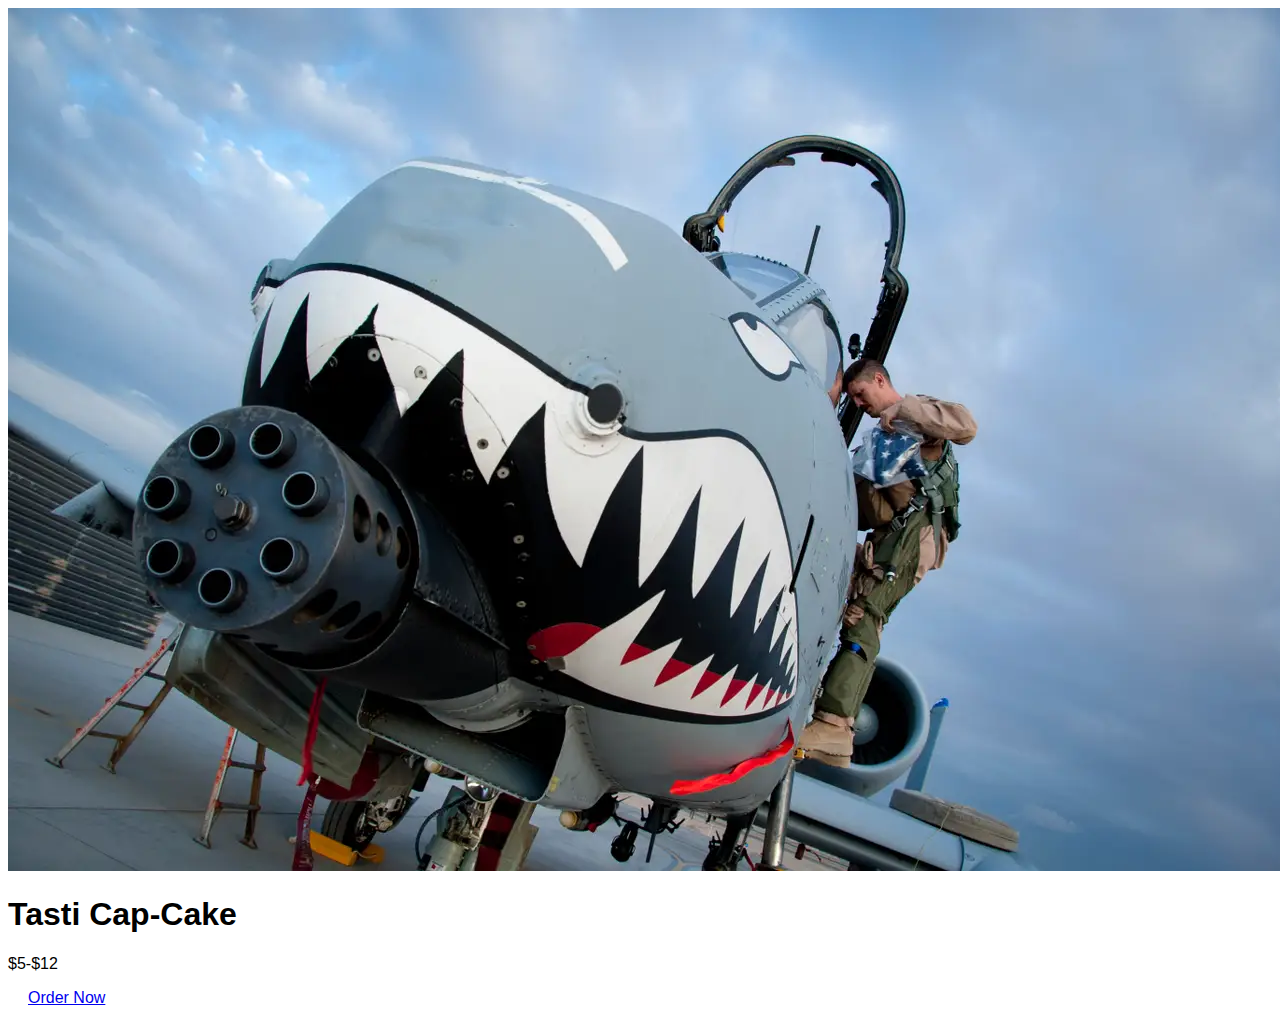
<file: test.html>
<!DOCTYPE html>
<html lang="en">
<head>
    <meta charset="UTF-8">
    <meta name="viewport" content="width=device-width, initial-scale=1.0">
    <title>Document</title>
    <link href="https://cdn.jsdelivr.net/npm/bootstrap@5.0.2/dist/css/bootstrap.min.css" rel="stylesheet"
        integrity="sha384-EVSTQN3/azprG1Anm3QDgpJLIm9Nao0Yz1ztcQTwFspd3yD65VohhpuuCOmLASjC" crossorigin="anonymous">
    <style>
        /* CSS code */
/* Change the font family of the text */
h1, p, a {
  font-family: 'Comic Sans MS', cursive, sans-serif;
}

/* Add some margin and padding to the button */
.btn {
  margin-top: 20px;
  padding: 10px 20px;
}
    </style>


</head>
<body>
    <!-- HTML code -->
<div class="container">
    <div class="row">
      <div class="col-md-6">
        <!-- Image of the product -->
        <img src="/images/A-10.png" alt="Tasti Cap-Cake" class="img-fluid">

        <h1 class="display-4">Tasti Cap-Cake</h1>
        <p class="lead">$5-$12</p>
        <a href="#" class="btn btn-danger">Order Now</a>


      </div>
      <div class="col-md-6">
        <!-- Text and button -->
        
      </div>
    </div>
  </div>
  




  <script src="https://cdn.jsdelivr.net/npm/bootstrap@5.0.2/dist/js/bootstrap.bundle.min.js"
        integrity="sha384-MrcW6ZMFYlzcLA8Nl+NtUVF0sA7MsXsP1UyJoMp4YLEuNSfAP+JcXn/tWtIaxVXM"
        crossorigin="anonymous"></script>
</body>
</html>
</file>
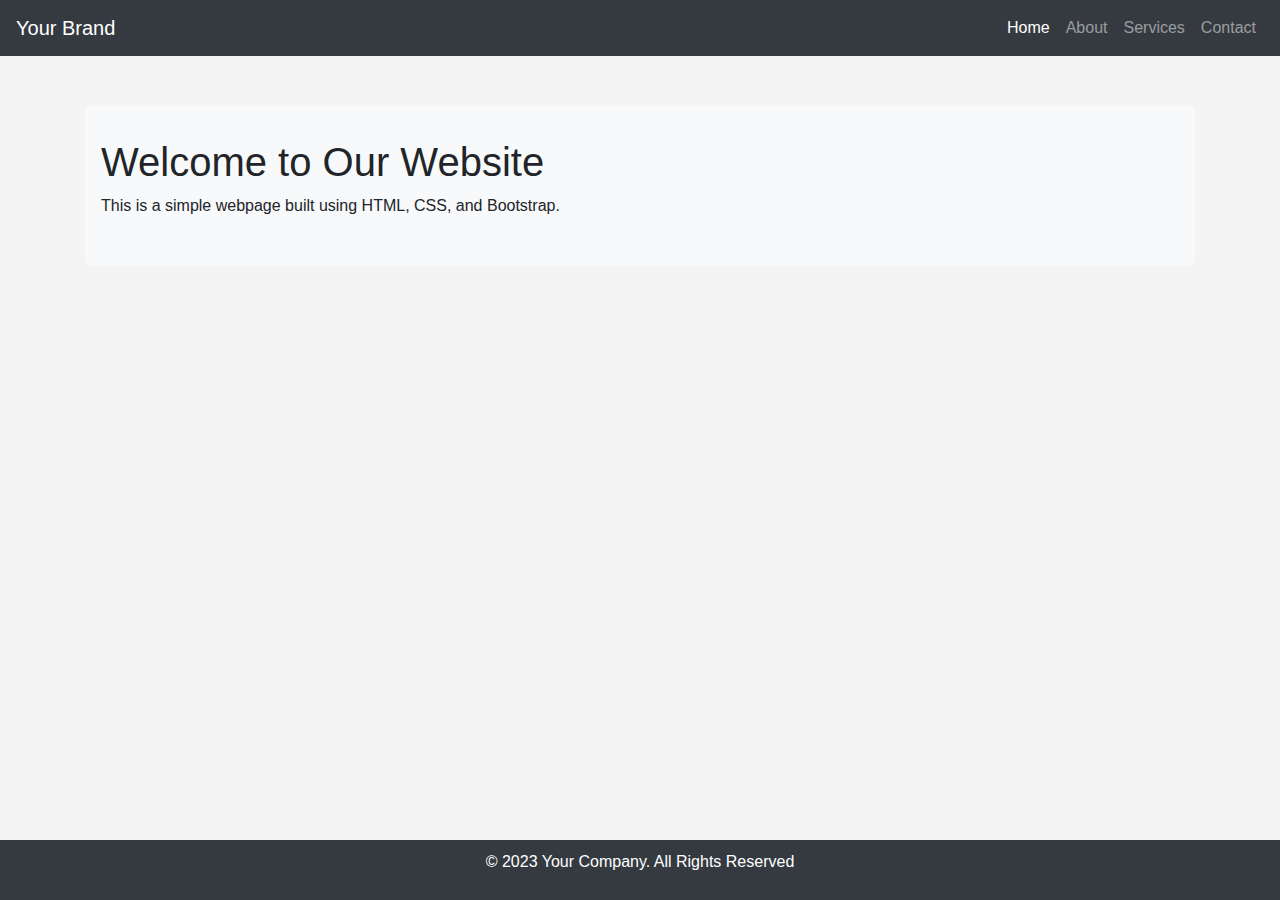
<file: test1.html>
<!DOCTYPE html>
<html lang="en">
<head>
  <meta charset="UTF-8">
  <meta name="viewport" content="width=device-width, initial-scale=1.0">
  <link rel="stylesheet" href="https://stackpath.bootstrapcdn.com/bootstrap/4.5.2/css/bootstrap.min.css">
  <style>
    /* Custom CSS */
    body {
      font-family: Arial, sans-serif;
      background-color: #f4f4f4;
    }

    .container {
      margin-top: 50px;
    }

    .jumbotron {
      background-color: #f8f9fa;
      padding: 2rem 1rem;
      border-radius: 5px;
    }

    footer {
      background-color: #343a40;
      color: white;
      text-align: center;
      padding: 10px;
      position: fixed;
      bottom: 0;
      width: 100%;
    }
  </style>
  <title>Simple Webpage</title>
</head>
<body>

  <nav class="navbar navbar-expand-lg navbar-dark bg-dark">
    <a class="navbar-brand" href="#">Your Brand</a>
    <button class="navbar-toggler" type="button" data-toggle="collapse" data-target="#navbarNav" aria-controls="navbarNav" aria-expanded="false" aria-label="Toggle navigation">
      <span class="navbar-toggler-icon"></span>
    </button>
    <div class="collapse navbar-collapse" id="navbarNav">
      <ul class="navbar-nav ml-auto">
        <li class="nav-item active">
          <a class="nav-link" href="#">Home <span class="sr-only">(current)</span></a>
        </li>
        <li class="nav-item">
          <a class="nav-link" href="#">About</a>
        </li>
        <li class="nav-item">
          <a class="nav-link" href="#">Services</a>
        </li>
        <li class="nav-item">
          <a class="nav-link" href="#">Contact</a>
        </li>
      </ul>
    </div>
  </nav>

  <div class="container">
    <div class="jumbotron">
      <h1>Welcome to Our Website</h1>
      <p>This is a simple webpage built using HTML, CSS, and Bootstrap.</p>
    </div>
  </div>

  <footer>
    <p>&copy; 2023 Your Company. All Rights Reserved</p>
  </footer>

  <script src="https://code.jquery.com/jquery-3.5.1.slim.min.js"></script>
  <script src="https://cdn.jsdelivr.net/npm/@popperjs/core@2.9.2/dist/umd/popper.min.js"></script>
  <script src="https://stackpath.bootstrapcdn.com/bootstrap/4.5.2/js/bootstrap.min.js"></script>
</body>
</html>
</file>
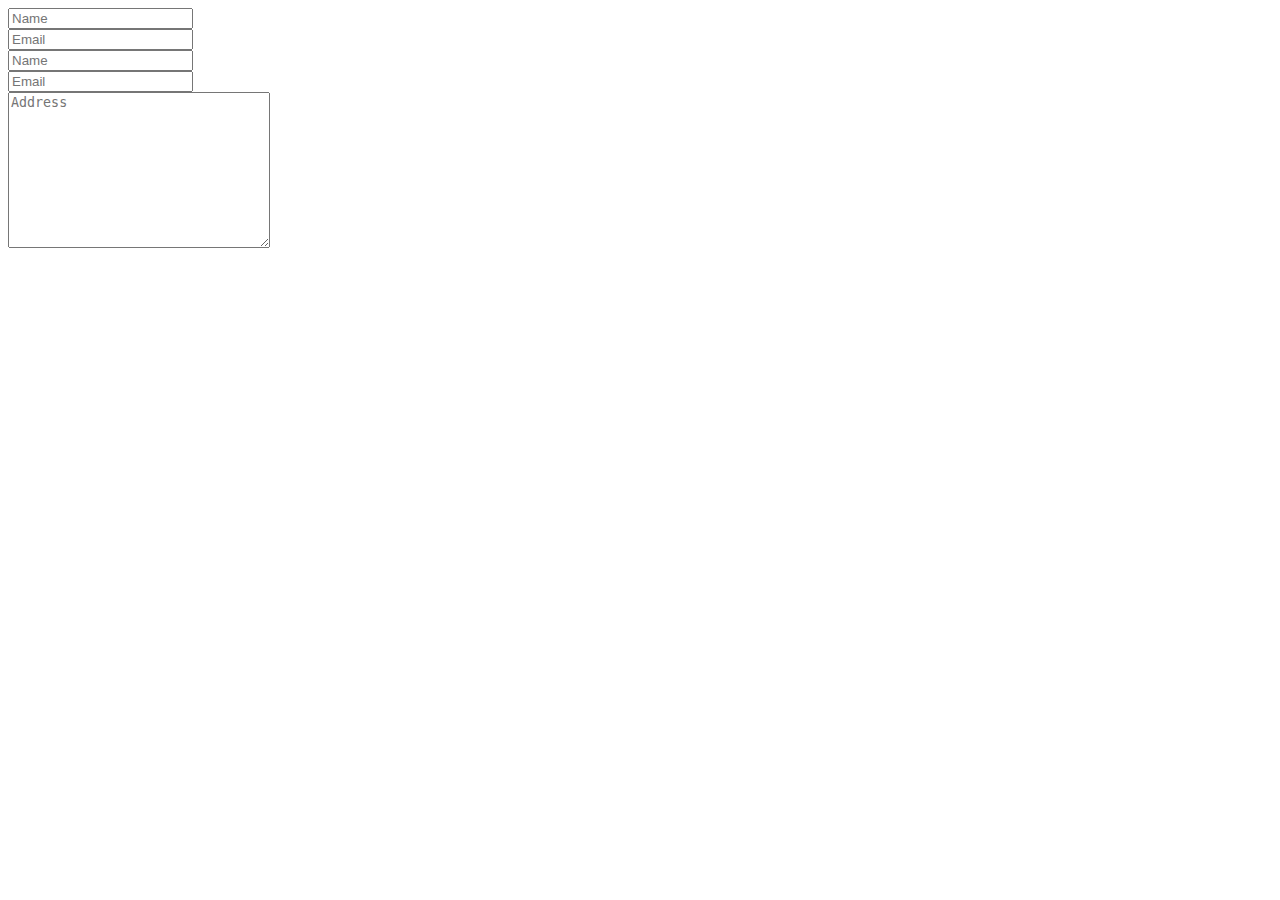
<file: test3.html>
<!DOCTYPE html>
<html lang="en">

<head>
    <meta charset="UTF-8">
    <meta name="viewport" content="width=device-width, initial-scale=1.0">
    <title>Document</title>
    <link href="https://cdn.jsdelivr.net/npm/bootstrap@5.0.2/dist/css/bootstrap.min.css" rel="stylesheet"
        integrity="sha384-EVSTQN3/azprG1Anm3QDgpJLIm9Nao0Yz1ztcQTwFspd3yD65VohhpuuCOmLASjC" crossorigin="anonymous">
</head>

<body>





    <div>
        <div class="row gap-3">
            <div class="col-12 col-md-6"><input class="input10" type="text" placeholder="Name"></div>
            <div class="col-12 col-md-6"> <input class="input10" type="email" placeholder="Email"></div>
            <div class="col-12 col-md-6"><input class="input10" type="text" placeholder="Name"></div>
            <div class="col-12 col-md-6"> <input class="input10" type="email" placeholder="Email"></div>
            <div class="col-12 col-md-12"><textarea class="areatext" placeholder="Address" cols="30" rows="10"></textarea></div>
        </div>
    </div>



















    <script src="https://cdn.jsdelivr.net/npm/bootstrap@5.0.2/dist/js/bootstrap.bundle.min.js"
        integrity="sha384-MrcW6ZMFYlzcLA8Nl+NtUVF0sA7MsXsP1UyJoMp4YLEuNSfAP+JcXn/tWtIaxVXM"
        crossorigin="anonymous"></script>
</body>

</html>
</file>
<file: style.css>
body{
        background-color: #EFEFEF;
}


.Space {
    height: 10px;
    background-color:#D6D6D6;
    margin-bottom: 10%;
}
.text , .img-one , .imgaesF{
    margin-top: 5%;
}


.f35 {
    margin-left: 2%;
    height: 100%;
    width: 100%;
}
.title1{
    text-align: center;
}
/* .text{ */
    /* text-align: justify; */
/* } */

.s1{
    padding: 1%;
    background-color: #FFFFFF;
    width: 32%;

}


.imgaesF{
    width: 30%;
}

.imgaesF2{
    width: 95%;
}
.word{
    color: red;
}
.imgaesF3{
    border: 5px solid gray;
    width: 95%;
    border-radius: 50%;
}

.s2{
    padding: 1%;
    width: 32%;

}

.imgaesF4{
    border: 20px solid white;
    width: 445px;
    height: 290px;
}

.s3{
    border: 10px solid white;
    padding: 1%;
    width: 32%;
    background-color: #333333;

}

.textS3{
    font-weight: bold;
    /* text-align: center; */
}

.star{
    color: red;
}

.text1{
    color: white;
}

.imgaesF5{
    border: 10px solid white;
    width: 100px;
    height: 100px;
    border-radius: 50%;

}
.p1{
    padding-top: 40px;
}


.input1{
    /* width: 49%; */
}
/* .areatext{ */
    /* width: 1037px; */
    /* height: 200px; */
/* } */

footer{
    margin-top: 3%;
    background-color: black;
}

.font{
    color: white;
}
</file>
